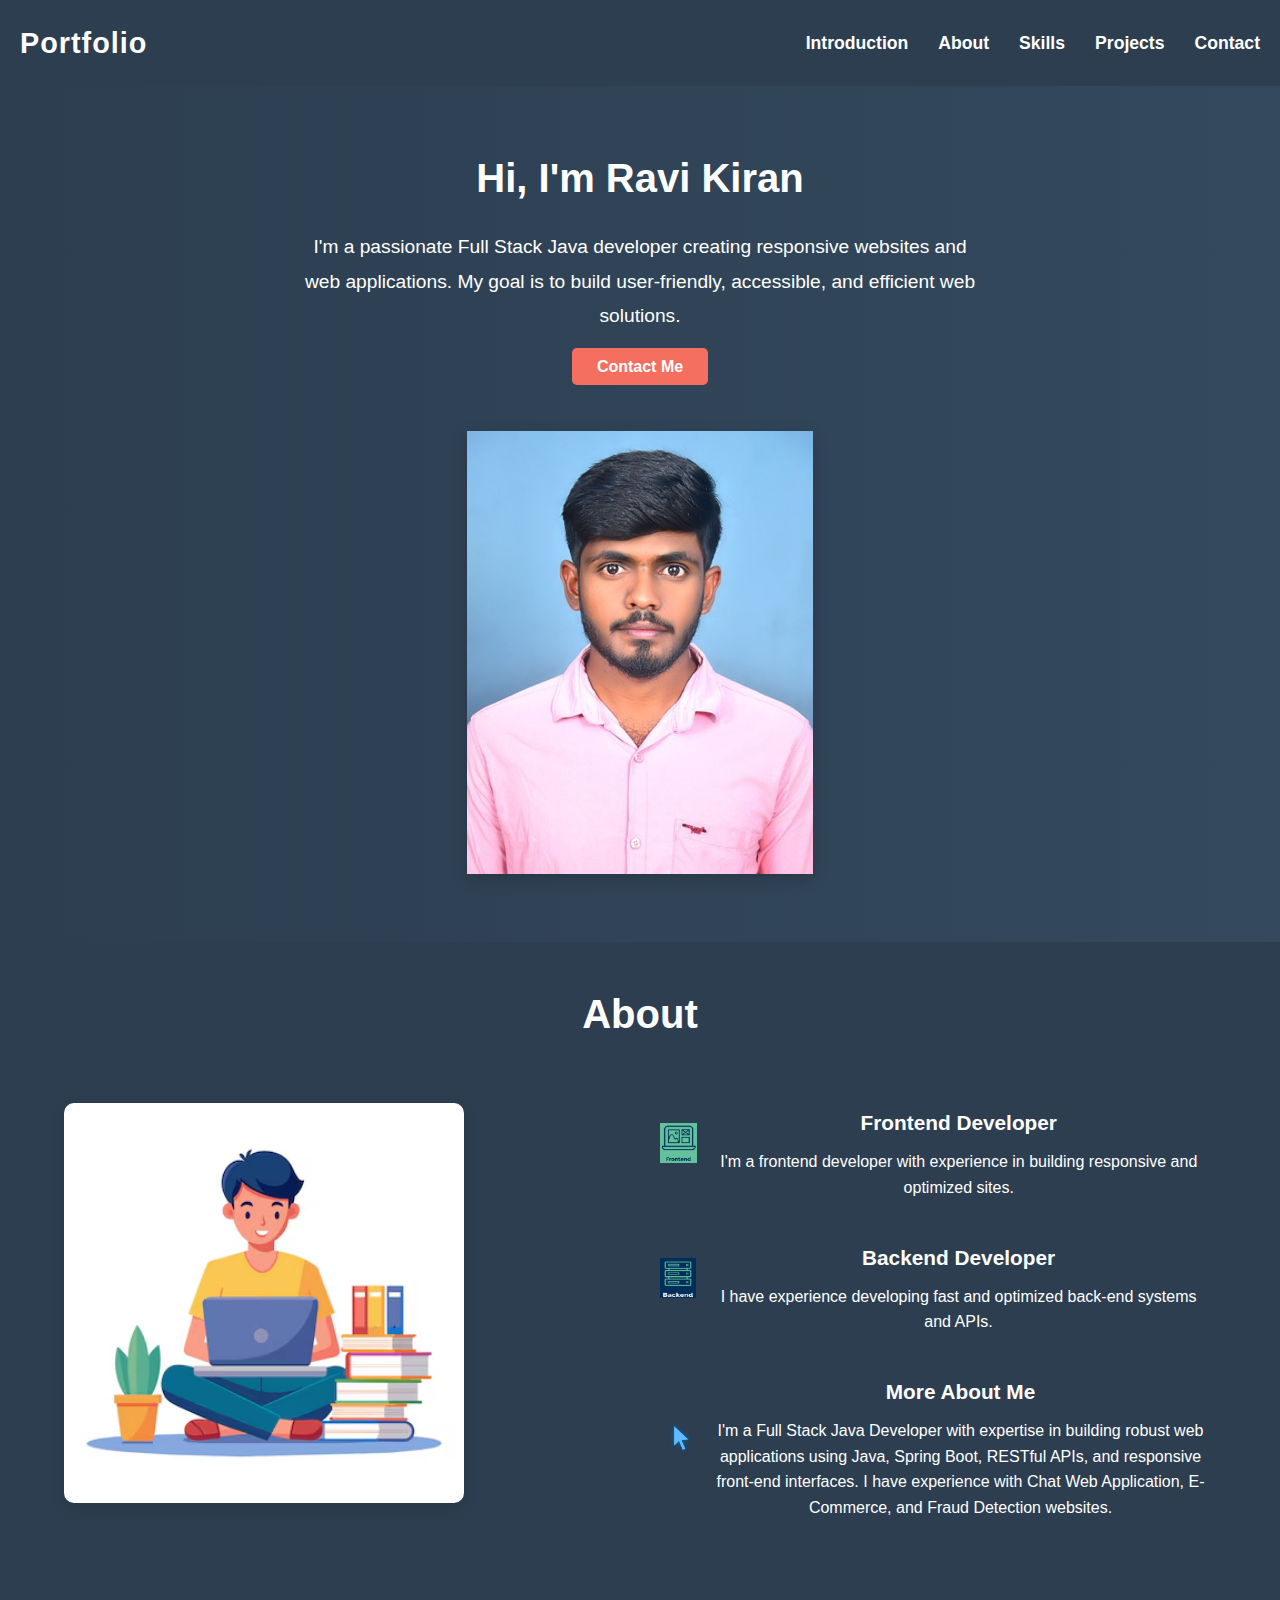
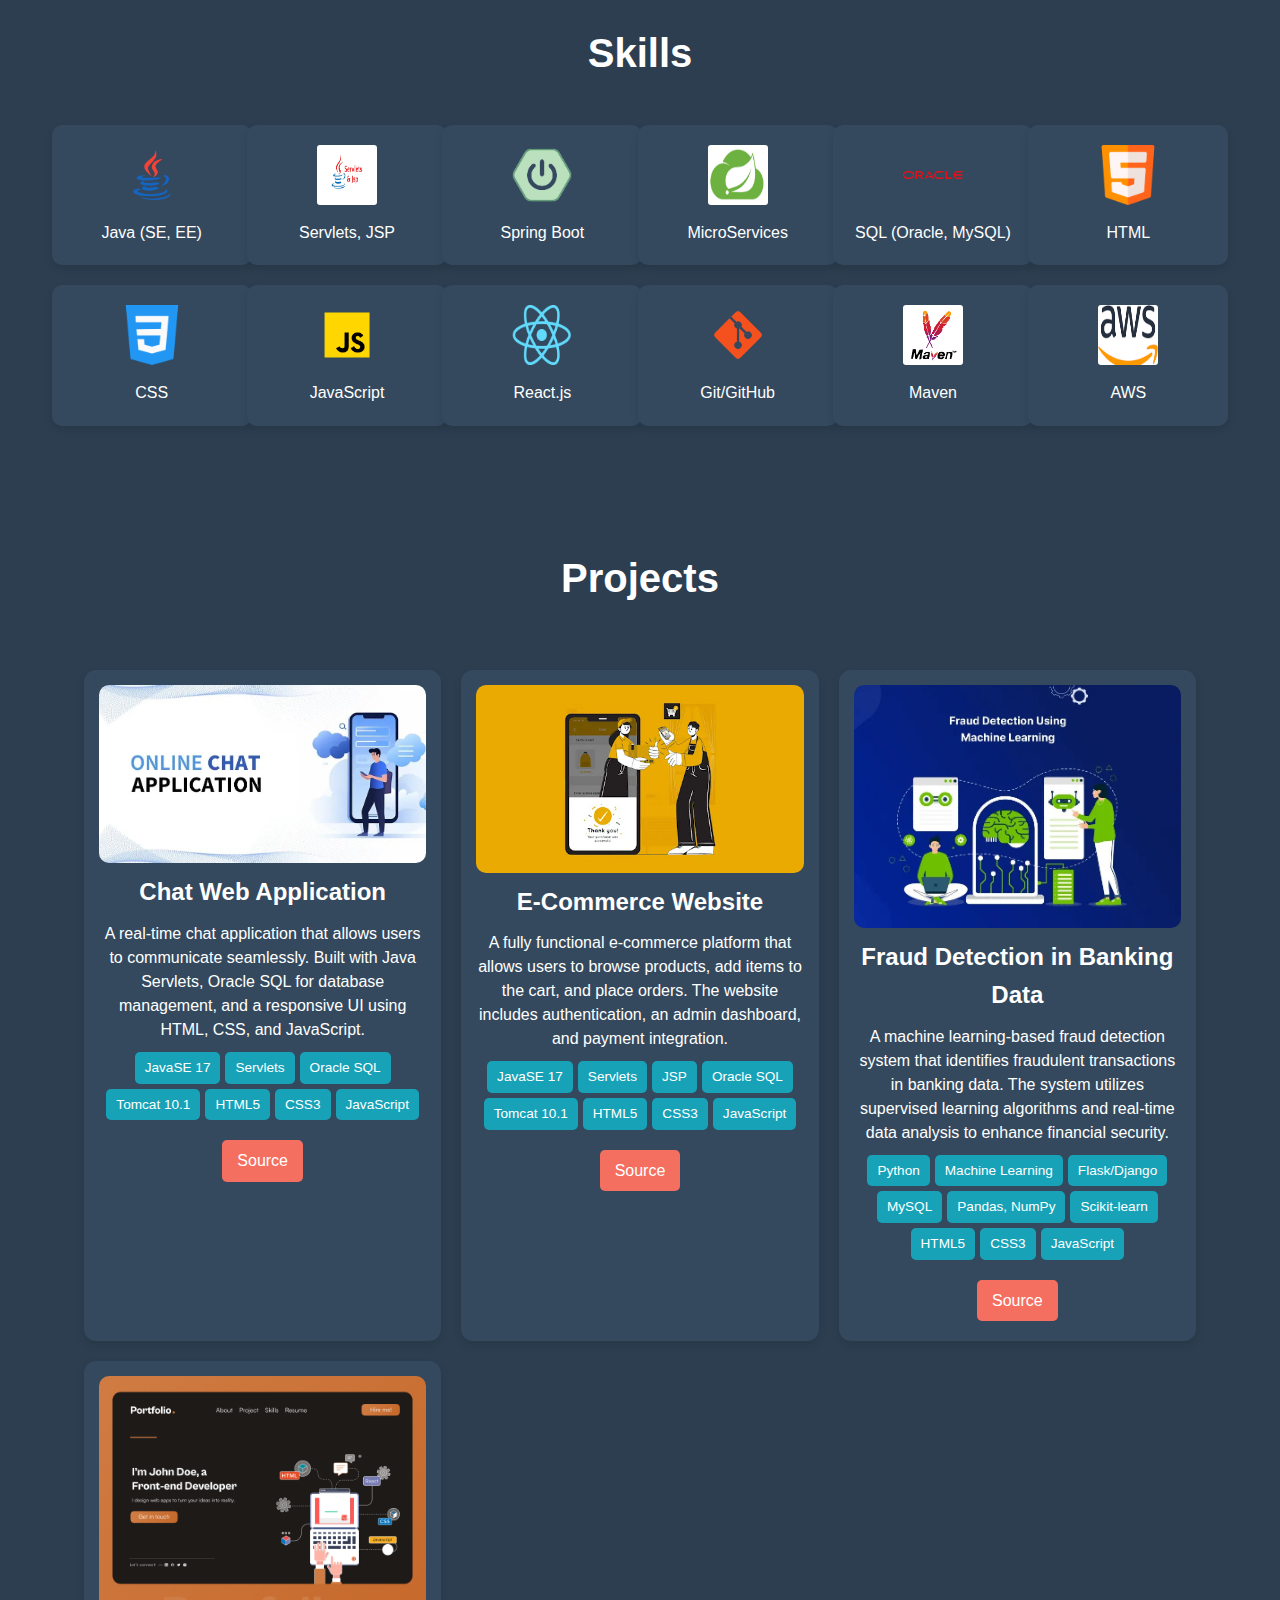
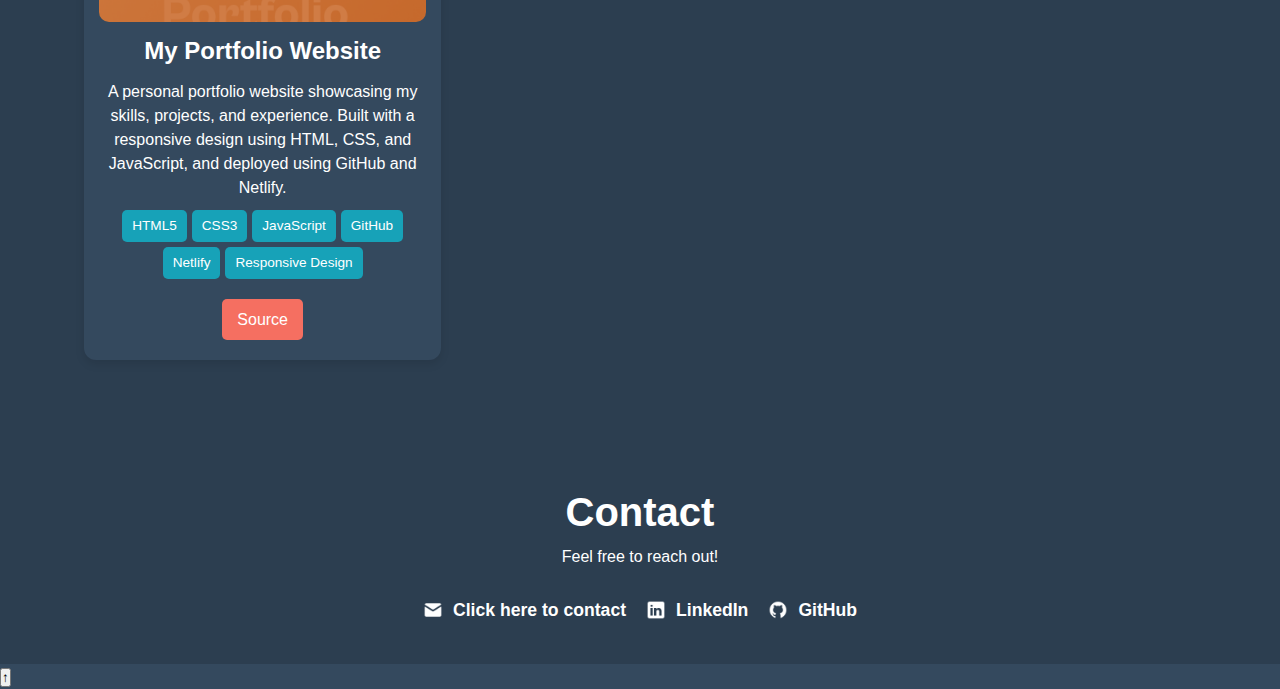
<file: Portfolio/WebContent/index.html>
<!DOCTYPE html>
<html lang="en">
<head>
    <meta charset="UTF-8">
    <link rel="icon" type="image/png" href="assets/images/portfoliohead.png">
    <meta name="viewport" content="width=device-width, initial-scale=1.0">
    <title>My Portfolio</title>
    <script type="module" src="assets/js/script.js"></script>
    <link rel="stylesheet" href="assets/css/style1.css">
</head>
<body>
    <div id="root">
        <div class="_App_a2osq_5">
            <nav class="navbar">
                <a class="title" href="/portfolio">Portfolio</a>
                <div class="menu">
                    <ul class="menuItems">
                        <li><a href="#intro">Introduction</a></li>
                        <li><a href="#about">About</a></li>
                        <li><a href="#skills">Skills</a></li>
                        <li><a href="#projects">Projects</a></li>
                        <li><a href="#contact">Contact</a></li>
                    </ul>
                </div>
            </nav>

            <!-- Section 1: Introduction -->
            <section class="introContainer" id="intro">
                <div class="introContent">
                    <h1 class="introTitle">Hi, I'm Ravi Kiran</h1>
                    <p class="introDesc">I'm a passionate Full Stack Java developer creating responsive websites and web applications. My goal is to build user-friendly, accessible, and efficient web solutions.</p>
                    <a href="mailto:ravikiran91330@gmail.com" class="contactMail">Contact Me</a>
                </div>
                <br><br>
                <div class="myImage">
                    <img src="assets/images/RAVI PassPortSizePic.jpg" alt="Hero image of me" class="raviImage">
                </div>
                <div class="topBlur_145rv_149"></div>
                <div class="bottomBlur_145rv_177"></div>
            </section>

            <!-- Section 2: About Me -->
            <section class="aboutContainer" id="about">
                <h2 class="aboutTitle">About</h2>
                <div class="aboutContent">
                    <img src="assets/images/laptop.avif" alt="Ravi with a laptop" class="laptopImage">
                    <ul class="aboutItems">
                        <li class="items"><img src="assets/images/frontend.jpg" alt="Cursor icon">
                            <div>
                                <h3>Frontend Developer</h3>
                                <p>I'm a frontend developer with experience in building responsive and optimized sites.</p>
                            </div>
                        </li>
                        <li class="items"><img src="assets/images/backend.jpg" alt="Server icon">
                            <div>
                                <h3>Backend Developer</h3>
                                <p>I have experience developing fast and optimized back-end systems and APIs.</p>
                            </div>
                        </li>
                        <li class="items"><img src="assets/images/arrow.png" alt="UI icon">
                            <div>
                                <h3>More About Me</h3>
                                <p>I'm a Full Stack Java Developer with expertise in building robust web applications using Java, Spring Boot, RESTful APIs, and responsive front-end interfaces. I have experience with Chat Web Application, E-Commerce, and Fraud Detection websites.</p>
                            </div>
                        </li>
                    </ul>
                </div>
            </section>

            <!-- Section 3: Skills -->
            <section class="skillsContainer" id="skills">
                <h2 class="skillsTitle">Skills</h2>
                <div class="skillsList">
                    <div class="skillItem">
                        <img src="assets/images/java.png" alt="Java Icon" class="skill_icon">
                        <p>Java (SE, EE)</p>
                    </div>
                    <div class="skillItem">
                        <img src="assets/images/servlet.png" alt="Servlets & JSP Icon" class="skill_icon">
                        <p>Servlets, JSP</p>
                    </div>
                    <div class="skillItem">
                        <img src="assets/images/springboot.png" alt="Spring Boot Icon" class="skill_icon">
                        <p>Spring Boot</p>
                    </div>
                    <div class="skillItem">
                        <img src="assets/images/microservices.png" alt="Micro Services Icon" class="skill_icon">
                        <p>MicroServices</p>
                    </div>
                    <div class="skillItem">
                        <img src="assets/images/oracle.png" alt="SQL Icon" class="skill_icon">
                        <p>SQL (Oracle, MySQL)</p>
                    </div>
                    <div class="skillItem">
                        <img src="assets/images/html.png" alt="HTML Icon" class="skill_icon">
                        <p>HTML</p>
                    </div>
                    <div class="skillItem">
                        <img src="assets/images/css.png" alt="CSS Icon" class="skill_icon">
                        <p>CSS</p>
                    </div>
                    <div class="skillItem">
                        <img src="assets/images/js.png" alt="JavaScript Icon" class="skill_icon">
                        <p>JavaScript</p>
                    </div>
                    <div class="skillItem">
                        <img src="assets/images/react.png" alt="React.js Icon" class="skill_icon">
                        <p>React.js</p>
                    </div>
                    <div class="skillItem">
                        <img src="assets/images/git.png" alt="GitHub Icon" class="skill_icon">
                        <p>Git/GitHub</p>
                    </div>
                    <div class="skillItem">
                        <img src="assets/images/maven.png" alt="Maven Icon" class="skill_icon">
                        <p>Maven</p>
                    </div>
                    <div class="skillItem">
                        <img src="assets/images/aws.png" alt="AWS Icon" class="skill_icon">
                        <p>AWS</p>
                    </div>
                </div>
            </section>

            <!-- Section 4: Projects -->
            <section class="projectsContainer" id="projects">
                <h2 class="projectsTitle">Projects</h2>
                <div class="projectsList">
                    <!-- Chat Web Application Project -->
                    <div class="project">
                        <img src="assets/images/Online-Chat-Application.jpg" alt="Hotel Management App" class="projectImage">
                        <h3 class="projectTitle">Chat Web Application</h3>
                        <p class="projectDesc">A real-time chat application that allows users to communicate seamlessly. Built with Java Servlets, Oracle SQL for database management, and a responsive UI using HTML, CSS, and JavaScript.</p>
                        <ul class="projectSkills">
                            <li>JavaSE 17</li>
                            <li>Servlets</li>
                            <li>Oracle SQL</li>
                            <li>Tomcat 10.1</li>
                            <li>HTML5</li>
                            <li>CSS3</li>
                            <li>JavaScript</li>
                        </ul>
                        <div class="projectsSource">
                            <a href="https://github.com/ravi9133/ChatApplication" class="projectSource">Source</a>
                        </div>
                    </div>

                    <!-- E-Commerce Website Project -->
                    <div class="project">
                        <img src="assets/images/e-commerce.jpg" alt="E-Commerce Website" class="projectImage">
                        <h3 class="projectTitle">E-Commerce Website</h3>
                        <p class="projectDesc">A fully functional e-commerce platform that allows users to browse products, add items to the cart, and place orders. The website includes authentication, an admin dashboard, and payment integration.</p>
                        <ul class="projectSkills">
                            <li>JavaSE 17</li>
                            <li>Servlets</li>
                            <li>JSP</li>
                            <li>Oracle SQL</li>
                            <li>Tomcat 10.1</li>
                            <li>HTML5</li>
                            <li>CSS3</li>
                            <li>JavaScript</li>
                        </ul>
                        <div class="projectsSource">
                            <a href="https://github.com/ravi9133/E-Commerece" class="projectSource">Source</a>
                        </div>
                    </div>

                    <!-- Fraud Detection in Banking Data Project -->
                    <div class="project">
                        <img src="assets/images/fraud-detection-using-machine-ml.jpg" alt="Fraud Detection in Banking Data" class="projectImage">
                        <h3 class="projectTitle">Fraud Detection in Banking Data</h3>
                        <p class="projectDesc">A machine learning-based fraud detection system that identifies fraudulent transactions in banking data. The system utilizes supervised learning algorithms and real-time data analysis to enhance financial security.</p>
                        <ul class="projectSkills">
                            <li>Python</li>
                            <li>Machine Learning</li>
                            <li>Flask/Django</li>
                            <li>MySQL</li>
                            <li>Pandas, NumPy</li>
                            <li>Scikit-learn</li>
                            <li>HTML5</li>
                            <li>CSS3</li>
                            <li>JavaScript</li>
                        </ul>
                        <div class="projectsSource">
                            <a href="https://github.com/ravi9133/Fraud-Detection-in-Banking-Data" class="projectSource">Source</a>
                        </div>
                    </div>

                    <!-- Portfolio Website Project -->
                    <div class="project">
                        <img src="assets/images/portfolio.png" alt="Portfolio Website" class="projectImage">
                        <h3 class="projectTitle">My Portfolio Website</h3>
                        <p class="projectDesc">A personal portfolio website showcasing my skills, projects, and experience. Built with a responsive design using HTML, CSS, and JavaScript, and deployed using GitHub and Netlify.</p>
                        <ul class="projectSkills">
                            <li>HTML5</li>
                            <li>CSS3</li>
                            <li>JavaScript</li>
                            <li>GitHub</li>
                            <li>Netlify</li>
                            <li>Responsive Design</li>
                        </ul>
                        <div class="projectsSource">
                            <a href="https://github.com/ravi9133/portfolio-repo" class="projectSource">Source</a>
                        </div>
                    </div>
                </div>
            </section>

            <!-- Footer -->
            <footer id="contact" class="footerContainer">
                <h2 class="footerTitle">Contact</h2>
                <p>Feel free to reach out!</p>
                <br>
                <ul class="links">
                    <li class="footerLink"><img src="assets/images/mail.png" alt="Email icon"> <a href="mailto:ravikiran91330@gmail.com">Click here to contact</a></li>
                    <li class="footerLink"><img src="assets/images/linkedin.png" alt="LinkedIn icon"> <a href="http://www.linkedin.com/in/ravi-kiran-kurupudi-1b369631a/">LinkedIn</a></li>
                    <li class="footerLink"><img src="assets/images/github.png" alt="GitHub icon"> <a href="https://github.com/ravi9133">GitHub</a></li>
                </ul>
            </footer>
        </div>
    </div>
</body>
</html>
</file>
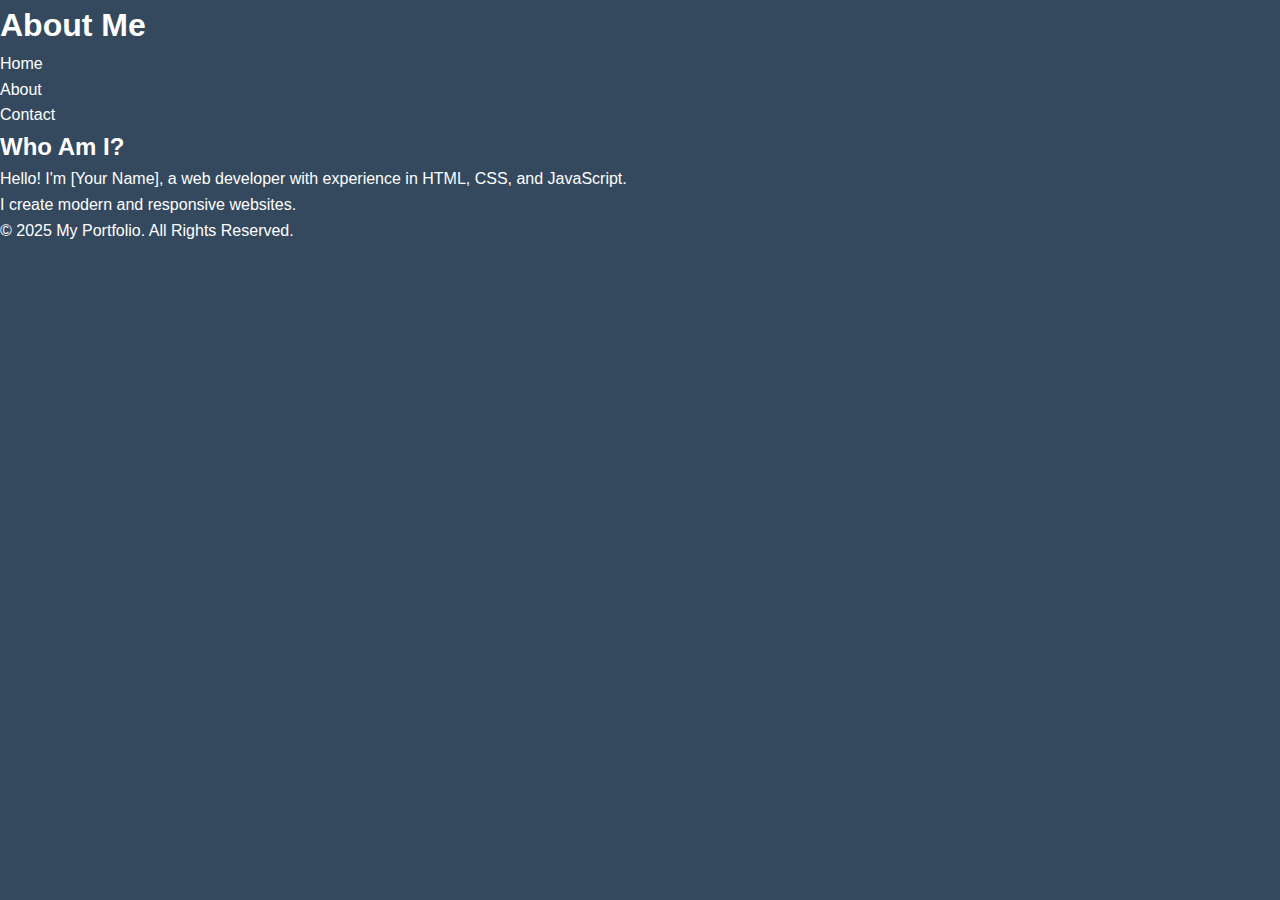
<file: Portfolio/WebContent/about.html>
<!DOCTYPE html>
<html lang="en">
<head>
    <meta charset="UTF-8">
    <meta name="viewport" content="width=device-width, initial-scale=1.0">
    <title>About Me</title>
    <link rel="stylesheet" href="assets/css/style.css">
</head>
<body>

    <header>
        <h1>About Me</h1>
        <nav>
            <ul>
                <li><a href="index.html">Home</a></li>
                <li><a href="about.html">About</a></li>
                <li><a href="contact.html">Contact</a></li>
            </ul>
        </nav>
    </header>

    <section id="about">
        <h2>Who Am I?</h2>
        <p>Hello! I'm [Your Name], a web developer with experience in HTML, CSS, and JavaScript.</p>
        <p>I create modern and responsive websites.</p>
    </section>

    <footer>
        <p>&copy; 2025 My Portfolio. All Rights Reserved.</p>
    </footer>

</body>
</html>
</file>
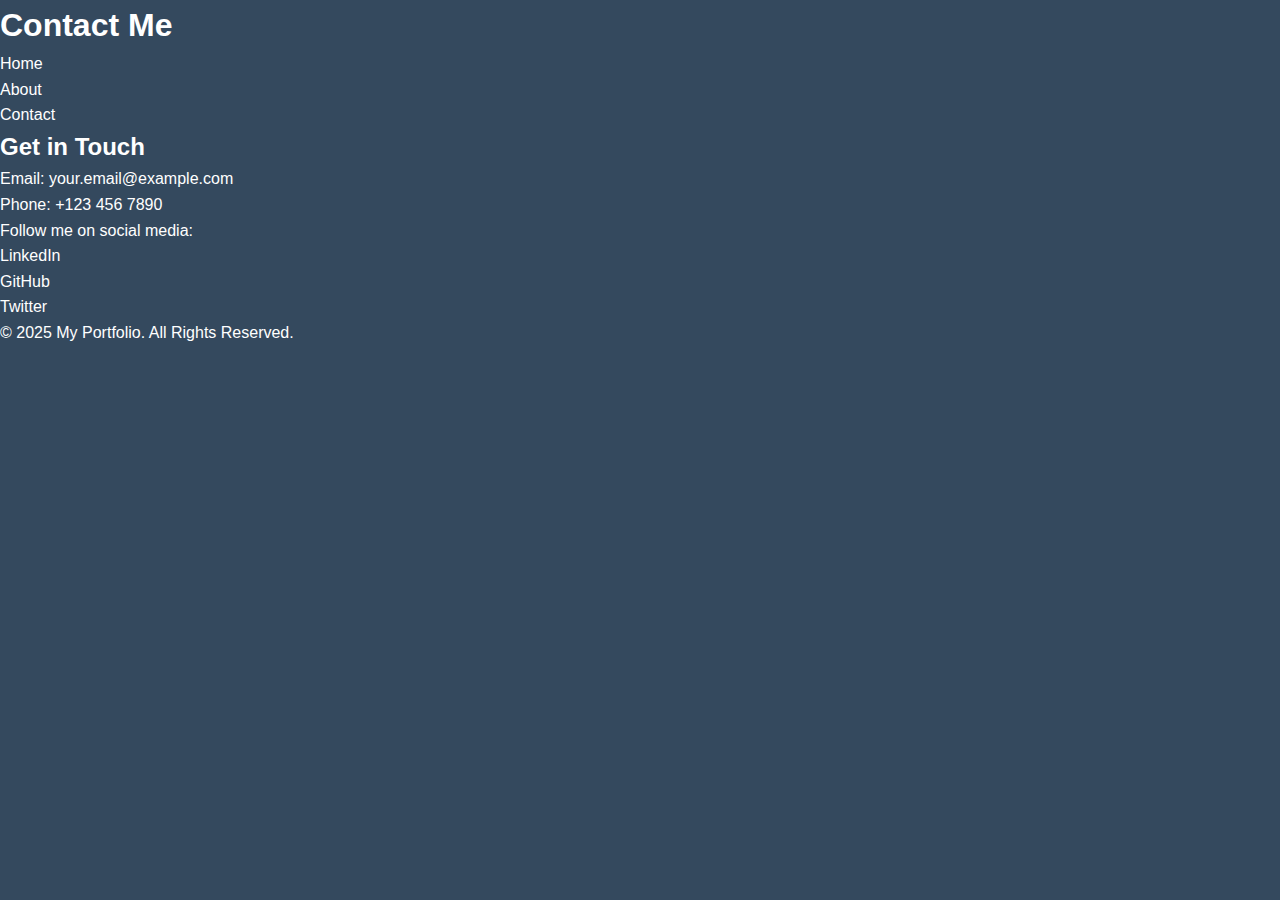
<file: Portfolio/WebContent/contact.html>
<!DOCTYPE html>
<html lang="en">
<head>
    <meta charset="UTF-8">
    <meta name="viewport" content="width=device-width, initial-scale=1.0">
    <title>Contact Me</title>
    <link rel="stylesheet" href="assets/css/style.css">
</head>
<body>

    <header>
        <h1>Contact Me</h1>
        <nav>
            <ul>
                <li><a href="index.html">Home</a></li>
                <li><a href="about.html">About</a></li>
                <li><a href="contact.html">Contact</a></li>
            </ul>
        </nav>
    </header>

    <section id="contact">
        <h2>Get in Touch</h2>
        <p>Email: your.email@example.com</p>
        <p>Phone: +123 456 7890</p>
        <p>Follow me on social media:</p>
        <ul>
            <li><a href="#">LinkedIn</a></li>
            <li><a href="#">GitHub</a></li>
            <li><a href="#">Twitter</a></li>
        </ul>
    </section>

    <footer>
        <p>&copy; 2025 My Portfolio. All Rights Reserved.</p>
    </footer>

</body>
</html>
</file>
<file: Portfolio/WebContent/assets/css/style1.css>
/* General Reset */
* {
  margin: 0;
  padding: 0;
  box-sizing: border-box;
  font-family: 'Roboto', sans-serif;
}

body {
  background-color: #2c3e50; /* Background color for the whole page */
  color: white; /* Ensure text is visible */
  line-height: 1.6;
  font-size: 16px;
  transition: background-color 0.3s ease; /* Add transition for hover effect */
}

body:hover {
  background-color: #34495e; /* Hover effect on body */
}

a {
  text-decoration: none;
  color: inherit;
  transition: color 0.3s ease;
}

a:hover {
  color: #f56f61;
}

/* Navbar Styles */
.navbar {
  display: flex;
  justify-content: space-between;
  align-items: center;
  padding: 20px;
  background: #2c3e50;
  position: sticky;
  top: 0;
  z-index: 100;
}

.navbar .title {
  font-size: 1.8rem;
  color: white;
  font-weight: bold;
  letter-spacing: 1px;
  transition: color 0.3s ease;
}

.navbar .title:hover {
  color: #f56f61;
}

.menu {
  display: flex;
  align-items: center;
}

.menuIcon {
  width: 30px;
  height: 30px;
  margin-right: 20px;
}

.menuItems {
  display: flex;
  list-style: none;
  gap: 30px;
}

.menuItems li {
  font-size: 1.1rem;
  font-weight: 600;
}

.menuItems li:hover {
  color: #f56f61;
  transform: scale(1.05);
}

/* Hero Section */
.introContainer {
  display: flex;
  justify-content: space-between;
  align-items: center;
  padding: 80px 10%;
  background: linear-gradient(to right, #2c3e50, #34495e);
  color: white;
  transition: transform 0.3s ease-in-out;
}

.introContainer:hover {
  transform: scale(1.02);
}

.introContent {
  max-width: 60%;
}

.introTitle {
  font-size: 3.5rem;
  font-weight: 700;
  margin-bottom: 20px;
  animation: fadeIn 1s ease-out;
}

.introDesc {
  font-size: 1.2rem;
  margin-bottom: 20px;
  line-height: 1.8;
}

.contactMail {
  background: #f56f61;
  padding: 10px 25px;
  border-radius: 5px;
  color: white;
  font-weight: 600;
  transition: background 0.3s ease;
}

.contactMail:hover {
  background: #e94e4d;
}

.myImage {
  max-width: 30%; /* Reduced image size in introduction */
  animation: slideIn 1.2s ease-out;
}

.raviImage {
  max-width: 100%;
  box-shadow: 0 5px 15px rgba(0, 0, 0, 0.2);
  transition: transform 0.3s ease-in-out;
}

.raviImage:hover {
  transform: scale(1.05);
}

@keyframes slideIn {
  0% {
    opacity: 0;
    transform: translateX(50px);
  }
  100% {
    opacity: 1;
    transform: translateX(0);
  }
}

@keyframes fadeIn {
  0% {
    opacity: 0;
    transform: translateY(20px);
  }
  100% {
    opacity: 1;
    transform: translateY(0);
  }
}

/* About Section */
.aboutContainer {
  background: #2c3e50;
  padding: 60px 5%;
  display: flex;
  flex-direction: column;
  gap: 40px;
  width: 100%;
  box-sizing: border-box;
}

.aboutTitle {
  font-size: 2.5rem;
  font-weight: 700;
  text-align: center;
  color: white;
}

.aboutContent {
  display: grid;
  grid-template-columns: 1fr 2fr;
  gap: 20px;
  align-items: center;
  width: 100%;
  box-sizing: border-box;
}

.laptopImage {
  width: 100%;
  max-width: 400px;
  border-radius: 10px;
  box-shadow: 0 5px 15px rgba(0, 0, 0, 0.1);
}

.aboutItems {
  list-style: none;
  display: grid;
  gap: 20px;
}

.items {
  display: flex;
  align-items: center;
  gap: 15px;
  padding: 10px;
  border-radius: 8px;
  transition: transform 0.3s ease-in-out, background-color 0.3s ease-in-out;
}

.items:hover {
  transform: scale(1.05);
  background-color: rgba(255, 255, 255, 0.1);
}

.items img {
  width: 40px;
  height: 40px;
  transition: transform 0.3s ease-in-out;
}

.items:hover img {
  transform: rotate(10deg) scale(1.1);
}

.items div {
  transform: translateY(10px);
  transition: opacity 0.5s ease-in-out, transform 0.5s ease-in-out;
}

.items:hover div {
  opacity: 1;
  transform: translateY(0);
}

.items div h3 {
  font-size: 1.3rem;
  font-weight: 600;
  color: white;
  margin-bottom: 10px;
}

.items div p {
  font-size: 1rem;
  line-height: 1.6;
}

/* Skill List Styles */
.skillsContainer {
  background: #2c3e50;
  padding: 60px 5%;
  display: flex;
  flex-direction: column;
  gap: 40px;
  width: 100%;
  box-sizing: border-box;
}

.skillsTitle {
  font-size: 2.5rem;
  font-weight: 700;
  text-align: center;
  color: white;
}

.skillsList {
  display: grid;
  grid-template-columns: repeat(auto-fit, minmax(200px, 1fr)); /* Auto-adjusts based on screen size */
  gap: 20px;
  justify-items: center;
}

/* Skill Item Styles */
.skillItem {
  background-color: #34495e; /* Slightly lighter shade */
  border-radius: 10px;
  padding: 20px;
  text-align: center;
  box-shadow: 0 4px 8px rgba(0, 0, 0, 0.1);
  transition: all 0.3s ease-in-out;
  overflow: hidden;
  transform: scale(1);
  
  /* Ensure all skill items have the same height and width */
  height: auto; /* Remove fixed height */
  display: flex;
  flex-direction: column;
  justify-content: center; /* Centers the content vertically */
  align-items: center; /* Centers the content horizontally */
  min-width: 200px; /* Set a minimum width to keep all items consistent */
  box-sizing: border-box; /* Ensures padding is included in total width/height */
}

.skill_icon {
  width: 60px;
  height: 60px;
  border-radius: 5%;
  margin-bottom: 15px;
  transition: transform 0.3s ease;
}

/* Hover Effects and Animations */
.skillItem:hover {
  transform: scale(1.1);
  box-shadow: 0 8px 16px rgba(0, 0, 0, 0.15);
}

.skillItem:hover .skill_icon {
  transform: rotate(360deg);
}

/* Text Style */
.skillItem p {
  font-size: 16px;
  font-weight: 500;
  color: white; /* Ensuring text is white */
  transition: color 0.3s ease;
}

.skillItem:hover p {
  color: #f56f61;
}

/* Responsive Design */
@media (max-width: 1024px) {
  .skillItem {
    padding: 15px;
  }

  .skill_icon {
    width: 50px;
    height: 50px;
  }

  .skillsTitle {
    font-size: 2rem;
  }
}

@media (max-width: 768px) {
  .skillItem {
    padding: 15px;
  }

  .skill_icon {
    width: 50px;
    height: 50px;
  }

  .skillsTitle {
    font-size: 28px;
  }
}

@media (max-width: 480px) {
  .skillsTitle {
    font-size: 24px;
  }
}

/* Projects Section */

.projectsContainer {
  background: #2c3e50;
  padding: 60px 5%;
  display: flex;
  flex-direction: column;
  gap: 40px;
  width: 100%;
  box-sizing: border-box;
}

.projectsTitle {
  font-size: 2.5rem;
  font-weight: 700;
  text-align: center;
  color: white;
}

.projectsList {
  display: grid;
  grid-template-columns: repeat(auto-fit, minmax(300px, 1fr)); /* Auto responsive grid */
  gap: 20px;
  padding: 20px;
  justify-content: center;
}

/* Project Card */
.project {
  background: #34495e;
  border-radius: 12px;
  overflow: hidden;
  box-shadow: 0 4px 10px rgba(0, 0, 0, 0.1);
  transition: transform 0.3s ease-in-out, box-shadow 0.3s ease-in-out;
  text-align: center;
  padding: 20px;
  display: flex;
  flex-direction: column;
  align-items: center;
  height: auto; /* Remove fixed height */
}

.project:hover {
  transform: translateY(-10px);
  box-shadow: 0 6px 20px rgba(0, 0, 0, 0.2);
}

.projectImage {
  width: 100%;
  height: auto;
  object-fit: cover;
  border-radius: 10px;
}

.projectTitle {
  font-size: 1.5rem;
  margin-top: 10px;
  color: white;
}

.projectDesc {
  font-size: 1rem;
  color: white;
  margin: 10px 0;
  line-height: 1.5;
  display: block;
}

.projectSkills {
  list-style: none;
  display: flex;
  flex-wrap: wrap;
  justify-content: center;
  padding: 0;
  gap: 5px;
}

.projectSkills li {
  background: #17a2b8;
  color: white;
  padding: 5px 10px;
  border-radius: 5px;
  font-size: 0.85rem;
}

.projectsSource {
  margin-top: 15px;
  display: flex;
  justify-content: center;
  width: 100%;
}

.projectSource {
  text-decoration: none;
  background: #f56f61;
  color: white;
  padding: 8px 15px;
  border-radius: 5px;
  margin: 5px;
  display: inline-block;
  transition: background 0.3s ease-in-out;
}

.projectSource:hover {
  background: #e94e4d;
}

/* Responsive Design */
@media (max-width: 768px) {
  .project {
    padding: 15px;
  }

  .projectTitle {
    font-size: 1.3rem;
  }

  .projectDesc {
    font-size: 0.9rem;
    display: block;
  }

  .projectSkills {
    display: flex;
    flex-wrap: wrap;
    justify-content: center;
  }

  .projectSkills li {
    font-size: 0.75rem;
    padding: 4px 8px;
  }
}

@media (max-width: 480px) {
  .project {
    padding: 10px;
  }

  .projectTitle {
    font-size: 1.2rem;
  }

  .projectDesc {
    font-size: 0.85rem;
  }

  .projectSkills li {
    font-size: 0.7rem;
    padding: 3px 6px;
  }
}

/* Footer */
.footerContainer {
  background: #2c3e50;
  color: white;
  padding: 40px 10%;
  text-align: center;
  width: 100%;
  box-sizing: border-box;
  animation: fadeIn 1s ease-out;
}

.footerTitle {
  font-size: 2.5rem;
  font-weight: 700;
  text-align: center;
  color: white;
}

.links {
  list-style: none;
  display: flex;
  justify-content: center;
  gap: 20px;
  flex-wrap: wrap;
  animation: fadeIn 1s ease-out;
}

.links li {
  display: flex;
  align-items: center;
  gap: 10px;
  transition: transform 0.3s ease;
}

.links li:hover {
  transform: scale(1.1);
}

.links img {
  width: 20px;
}

.links a {
  color: white;
  font-weight: 600;
  font-size: 1.1rem;
  transition: color 0.3s ease;
}

.links a:hover {
  color: #f56f61;
}

@keyframes fadeIn {
  0% {
    opacity: 0;
    transform: translateY(20px);
  }
  100% {
    opacity: 1;
    transform: translateY(0);
  }
}

@keyframes bounceIn {
  0% {
    opacity: 0;
    transform: scale(0.6);
  }
  50% {
    opacity: 1;
    transform: scale(1.1);
  }
  100% {
    opacity: 1;
    transform: scale(1);
  }
}

/* Responsive Design */
@media (max-width: 768px) {
  .menuItems {
    display: none;
  }
}

.introContainer {
  display: flex;
  flex-direction: column;
  align-items: center;
  text-align: center;
  padding: 60px 5%;
}

.introTitle {
  font-size: 2.5rem;
}

@media (max-width: 768px) {
  .introTitle {
    font-size: 2rem;
  }
}

.aboutContainer {
  display: flex;
  flex-direction: column;
  align-items: center;
  text-align: center;
  padding: 40px 5%;
}

.aboutContent {
  display: grid;
  grid-template-columns: 1fr;
  gap: 20px;
  align-items: center;
}

@media (min-width: 768px) {
  .aboutContent {
    grid-template-columns: 1fr 1fr;
  }
}

.skillsList {
  display: grid;
  grid-template-columns: repeat(auto-fit, minmax(150px, 1fr));
  gap: 20px;
  justify-content: center;
}

.projectsList {
  display: grid;
  grid-template-columns: repeat(auto-fit, minmax(300px, 1fr));
  gap: 20px;
}

.project {
  text-align: center;
  padding: 15px;
}

@media (max-width: 768px) {
  .project {
    padding: 10px;
  }
}

.footerContainer {
  text-align: center;
  padding: 40px 5%;
}
</file>
<file: Portfolio/WebContent/assets/css/style.css>
/* General Reset */
* {
  margin: 0;
  padding: 0;
  box-sizing: border-box;
  font-family: 'Roboto', sans-serif;
}

body {
  background-color: #2c3e50; /* Background color for the whole page */
  color: white; /* Ensure text is visible */
  line-height: 1.6;
  font-size: 16px;
  transition: background-color 0.3s ease; /* Add transition for hover effect */
}

body:hover {
  background-color: #34495e; /* Hover effect on body */
}

a {
  text-decoration: none;
  color: inherit;
  transition: color 0.3s ease;
}

a:hover {
  color: #f56f61;
}

/* Navbar Styles */
.navbar {
  display: flex;
  justify-content: space-between;
  align-items: center;
  padding: 20px;
  background: #2c3e50;
  position: sticky;
  top: 0;
  z-index: 100;
}

.navbar .title {
  font-size: 1.8rem;
  color: white;
  font-weight: bold;
  letter-spacing: 1px;
  transition: color 0.3s ease;
}

.navbar .title:hover {
  color: #f56f61;
}

.menu {
  display: flex;
  align-items: center;
}

.menuIcon {
  width: 30px;
  height: 30px;
  margin-right: 20px;
}

.menuItems {
  display: flex;
  list-style: none;
  gap: 30px;
}

.menuItems li {
  font-size: 1.1rem;
  font-weight: 600;
}

.menuItems li:hover {
  color: #f56f61;
  transform: scale(1.05);
  
}

/* Hero Section */
.introContainer {
  display: flex;
  justify-content: space-between;
  align-items: center;
  padding: 80px 10%;
  background: linear-gradient(to right, #2c3e50, #34495e);
  color: white;
  transition: transform 0.3s ease-in-out;
}

.introContainer:hover {
  transform: scale(1.02);
}

.introContent {
  max-width: 60%;
}

.introTitle {
  font-size: 3.5rem;
  font-weight: 700;
  margin-bottom: 20px;
  animation: fadeIn 1s ease-out;
}

.introDesc {
  font-size: 1.2rem;
  margin-bottom: 20px;
  line-height: 1.8;
}

.contactMail {
  background: #f56f61;
  padding: 10px 25px;
  border-radius: 5px;
  color: white;
  font-weight: 600;
  transition: background 0.3s ease;
}

.contactMail:hover {
  background: #e94e4d;
}

.myImage {
  max-width: 30%; /* Reduced image size in introduction */
  animation: slideIn 1.2s ease-out;
}

.raviImage {
  max-width: 100%;
  box-shadow: 0 5px 15px rgba(0, 0, 0, 0.2);
  transition: transform 0.3s ease-in-out;
}

.raviImage:hover {
  transform: scale(1.05);
}

@keyframes slideIn {
  0% {
    opacity: 0;
    transform: translateX(50px);
  }
  100% {
    opacity: 1;
    transform: translateX(0);
  }
}

@keyframes fadeIn {
  0% {
    opacity: 0;
    transform: translateY(20px);
  }
  100% {
    opacity: 1;
    transform: translateY(0);
  }
}


/* About Section */
.aboutContainer {
  background: #2c3e50;
  padding: 60px 5%;
  display: flex;
  flex-direction: column;
  gap: 40px;
  width: 100%;
  box-sizing: border-box;
}

.aboutTitle {
  font-size: 2.5rem;
  font-weight: 700;
  text-align: center;
  color: white;
}

.aboutContent {
  display: grid;
  grid-template-columns: 1fr 2fr;
  gap: 20px;
  align-items: center;
  width: 100%;
  box-sizing: border-box;
}

.laptopImage {
  width: 100%;
  max-width: 400px;
  border-radius: 10px;
  box-shadow: 0 5px 15px rgba(0, 0, 0, 0.1);
}

.aboutItems {
  list-style: none;
  display: grid;
  gap: 20px;
}

.items {
  display: flex;
  align-items: center;
  gap: 15px;
  padding: 10px;
  border-radius: 8px;
  transition: transform 0.3s ease-in-out, background-color 0.3s ease-in-out;
}

.items:hover {
  transform: scale(1.05);
  background-color: rgba(255, 255, 255, 0.1);
}

.items img {
  width: 40px;
  height: 40px;
  transition: transform 0.3s ease-in-out;
}

.items:hover img {
  transform: rotate(10deg) scale(1.1);
}

.items div {
  transform: translateY(10px);
  transition: opacity 0.5s ease-in-out, transform 0.5s ease-in-out;
}

.items:hover div {
  opacity: 1;
  transform: translateY(0);
}

.items div h3 {
  font-size: 1.3rem;
  font-weight: 600;
  color: white;
  margin-bottom: 10px;
}

.items div p {
  font-size: 1rem;
  line-height: 1.6;
}

/* Skill List Styles */
.skillsContainer {
  background: #2c3e50;
  padding: 60px 5%;
  display: flex;
  flex-direction: column;
  gap: 40px;
  width: 100%;
  box-sizing: border-box;
}

.skillsTitle {
  font-size: 2.5rem;
  font-weight: 700;
  text-align: center;
  color: white;
}

.skillsList {
  display: grid;
  grid-template-columns: repeat(auto-fit, minmax(200px, 1fr)); /* Auto-adjusts based on screen size */
  gap: 20px;
  justify-items: center;
}

/* Skill Item Styles */
.skillItem {
  background-color: #34495e; /* Slightly lighter shade */
  border-radius: 10px;
  padding: 20px;
  text-align: center;
  box-shadow: 0 4px 8px rgba(0, 0, 0, 0.1);
  transition: all 0.3s ease-in-out;
  overflow: hidden;
  transform: scale(1);
  
  /* Ensure all skill items have the same height and width */
  height: 250px; /* Set a consistent height */
  display: flex;
  flex-direction: column;
  justify-content: center; /* Centers the content vertically */
  align-items: center; /* Centers the content horizontally */
  min-width: 200px; /* Set a minimum width to keep all items consistent */
  box-sizing: border-box; /* Ensures padding is included in total width/height */
}

.skill_icon {
  width: 60px;
  height: 60px;
  border-radius: 5%;
  margin-bottom: 15px;
  transition: transform 0.3s ease;
}

/* Hover Effects and Animations */
.skillItem:hover {
  transform: scale(1.1);
  box-shadow: 0 8px 16px rgba(0, 0, 0, 0.15);
}

.skillItem:hover .skill_icon {
  transform: rotate(360deg);
}

/* Text Style */
.skillItem p {
  font-size: 16px;
  font-weight: 500;
  color: white; /* Ensuring text is white */
  transition: color 0.3s ease;
}

.skillItem:hover p {
  color: #f56f61;
}

/* Responsive Design */
@media (max-width: 1024px) {
  .skillItem {
    padding: 15px;
  }

  .skill_icon {
    width: 50px;
    height: 50px;
  }

  .skillsTitle {
    font-size: 2rem;
  }
}

@media (max-width: 768px) {
  .skillItem {
    padding: 15px;
  }

  .skill_icon {
    width: 50px;
    height: 50px;
  }

  .skillsTitle {
    font-size: 28px;
  }
}

@media (max-width: 480px) {
  .skillsTitle {
    font-size: 24px;
  }
}



/* Projects Section */

.projectsContainer {
  background: #2c3e50;
  padding: 60px 5%;
  display: flex;
  flex-direction: column;
  gap: 40px;
  width: 100%;
  box-sizing: border-box;
}

.projectsTitle {
  font-size: 2.5rem;
  font-weight: 700;
  text-align: center;
  color: white;
}

.projectsList {
  display: grid;
  grid-template-columns: repeat(2, 1fr); /* Two projects per row */
  gap: 20px;
  padding: 20px;
  justify-content: center;
}

/* Project Card */
.project {
  background: #34495e; /* Darker shade for contrast */
  border-radius: 12px;
  overflow: hidden;
  box-shadow: 0 4px 10px rgba(0, 0, 0, 0.1);
  transition: transform 0.3s ease-in-out, box-shadow 0.3s ease-in-out;
  text-align: center;
  padding: 20px;
}

.project:hover {
  transform: translateY(-10px);
  box-shadow: 0 6px 20px rgba(0, 0, 0, 0.2);
}

.projectImage {
  width: 100%;
  height: 60%;
  object-fit: cover;
  border-radius: 10px;
}

.projectTitle {
  font-size: 1.5rem;
  margin-top: 10px;
  color: white;
}

.projectDesc {
  font-size: 1rem;
  color: white;
  margin: 10px 0;
  line-height: 1.5;
}

.projectSkills {
  list-style: none;
  display: flex;
  flex-wrap: wrap;
  justify-content: center;
  padding: 0;
  gap: 5px;
}

.projectSkills li {
  background: #17a2b8; /* Light blue color */
  color: white;
  padding: 5px 10px;
  border-radius: 5px;
  font-size: 0.85rem;
}

.projectsSource {
  margin-top: 15px;
}

.projectSource, .projectSource {
  text-decoration: none;
  background: #f56f61;
  color: white;
  padding: 8px 15px;
  border-radius: 5px;
  margin: 5px;
  display: inline-block;
  transition: background 0.3s ease-in-out;
}

.projectSource:hover, .projectSource:hover {
  background: #e94e4d;
}

/* Responsive Design for smaller screens */
@media (max-width: 768px) {
  .projectsList {
    grid-template-columns: repeat(1, 1fr); /* 1 project per row on medium screens */
  }
}

@media (max-width: 480px) {
  .projectsList {
    grid-template-columns: 1fr; /* 1 project per row on small screens */
  }
}

/* Footer */
.footerContainer {
  background: #2c3e50;
  color: white;
  padding: 40px 10%;
  text-align: center;
  width: 100%;
  box-sizing: border-box;
  animation: fadeIn 1s ease-out;
}



.footerTitle {
  font-size: 2.5rem;
  font-weight: 700;
  text-align: center;
  color: white;
}

.links {
  list-style: none;
  display: flex;
  justify-content: center;
  gap: 20px;
  flex-wrap: wrap;
  animation: fadeIn 1s ease-out;
}

.links li {
  display: flex;
  align-items: center;
  gap: 10px;
  transition: transform 0.3s ease;
}

.links li:hover {
  transform: scale(1.1);
}

.links img {
  width: 20px;
}

.links a {
  color: white;
  font-weight: 600;
  font-size: 1.1rem;
  transition: color 0.3s ease;
}

.links a:hover {
  color: #f56f61;
}

@keyframes fadeIn {
  0% {
    opacity: 0;
    transform: translateY(20px);
  }
  100% {
    opacity: 1;
    transform: translateY(0);
  }
}

@keyframes bounceIn {
  0% {
    opacity: 0;
    transform: scale(0.6);
  }
  50% {
    opacity: 1;
    transform: scale(1.1);
  }
  100% {
    opacity: 1;
    transform: scale(1);
  }
}
</file>
